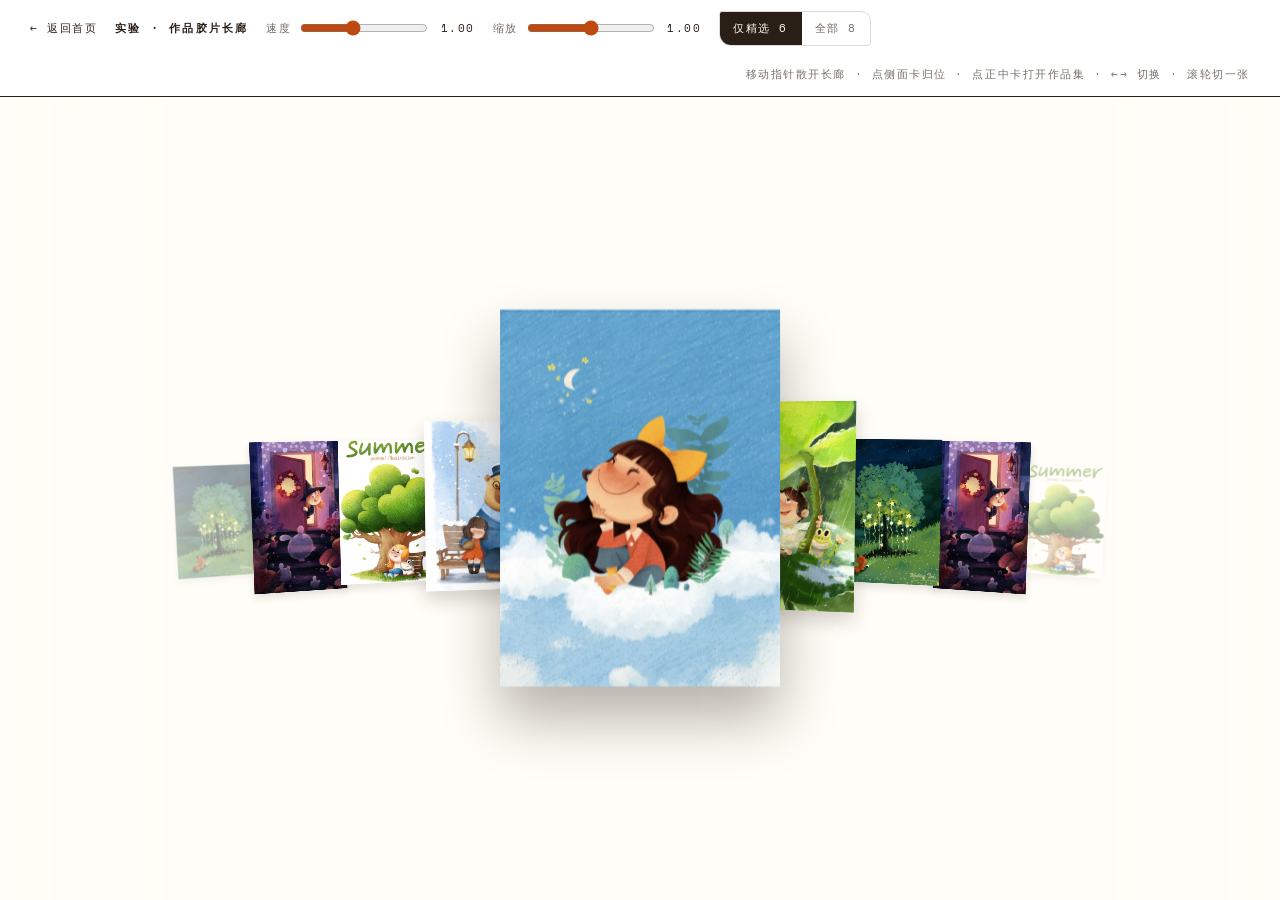
<file: lab/filmstrip.html>
<!DOCTYPE html>
<html lang="zh-CN">
<head>
<meta charset="UTF-8">
<meta name="viewport" content="width=device-width, initial-scale=1.0">
<title>实验 · 作品胶片长廊</title>
<meta name="robots" content="noindex, nofollow">
<link rel="icon" href="data:image/svg+xml,%3Csvg xmlns='http://www.w3.org/2000/svg' viewBox='0 0 100 100'%3E%3Crect width='100' height='100' rx='24' fill='%235FCBF2'/%3E%3Ccircle cx='50' cy='46' r='24' fill='%232A1F16'/%3E%3Crect x='42' y='70' width='16' height='18' rx='5' fill='%232A1F16'/%3E%3C/svg%3E">
<link rel="stylesheet" href="../assets/css/fonts.css">
<link rel="stylesheet" href="../assets/css/style.css">
<style>
  /* 只有实验页需要的壳：顶栏 + 让长廊吃满剩余高度 */
  html,body{height:100%}
  body{display:flex;flex-direction:column;height:100dvh;overflow:hidden;background:var(--paper)}

  .lab-bar{
    flex:none;display:flex;align-items:center;gap:clamp(10px,1.4vw,20px);flex-wrap:wrap;
    padding:11px clamp(14px,3vw,30px);
    border-bottom:1.5px solid var(--ink);background:var(--frame);
    font-family:var(--font-mono);font-size:var(--fs-micro);letter-spacing:.14em;
  }
  .lab-back{color:var(--ink);border-bottom:1.5px solid transparent}
  .lab-back:hover{border-bottom-color:var(--ink)}
  .lab-title{font-weight:700;letter-spacing:.2em;text-transform:uppercase}
  .lab-ctl{display:flex;align-items:center;gap:9px;color:var(--ink-2);cursor:pointer}
  .lab-ctl input[type=range]{width:clamp(78px,10vw,130px);accent-color:var(--c1-ink)}
  .lab-ctl output{color:var(--ink);min-width:3.4em;text-align:right;font-variant-numeric:tabular-nums}
  .lab-seg{display:flex;gap:0;border:1.5px solid var(--line);border-radius:3px 10px 4px 12px;overflow:hidden}
  .lab-seg a{padding:6px 13px;color:var(--ink-2);border-right:1.5px solid var(--line)}
  .lab-seg a:last-child{border-right:0}
  .lab-seg a.on{background:var(--ink);color:var(--paper)}
  .lab-note{color:var(--ink-3);margin-left:auto}

  main.filmstrip-stage{flex:1;height:auto;min-height:0;margin-block:0}
  @media (max-width:1180px){.lab-note{display:none}}
</style>
</head>
<body>

<header class="lab-bar">
  <a class="lab-back" href="../index.html">← 返回首页</a>
  <span class="lab-title">实验 · 作品胶片长廊</span>
  <label class="lab-ctl">速度 <input type="range" id="speed" min="0" max="2.5" step="0.05" value="1" aria-label="动画速度"><output id="speedOut">1.00</output></label>
  <label class="lab-ctl">缩放 <input type="range" id="scale" min="0.7" max="1.3" step="0.01" value="1" aria-label="整体缩放"><output id="scaleOut">1.00</output></label>
  <span class="lab-seg" id="deckSwitch"></span>
  <span class="lab-note">移动指针散开长廊 · 点侧面卡归位 · 点正中卡打开作品集 · ←→ 切换 · 滚轮切一张</span>
</header>

<main class="filmstrip-stage" data-filmstrip data-filmstrip-wheel="1" data-speed="1" data-scale="1"
      role="group" aria-roledescription="作品长廊" aria-label="作品胶片长廊">
  <p class="sr-only">按左右方向键浏览，回车打开作品集。把指针移到长廊上，整条带子会跟着散开。</p>
  <div class="filmstrip-deck" id="deck"></div>
</main>

<script>
/* 实验页的数据直接对齐 content/site-data.js：
   默认走 featured（和首页一致），?deck=all 可以看全部作品 ——
   后期作品变多以后，先在实验室里看"数量上去之后是什么样"。 */
(function () {
  "use strict";
  /* 手抄自 content/site-data.js 的 works 数组 —— 这份副本必须跟着一起改，
     否则实验室里看到的标题会和正式页面脱节（换真实作品时就踩过一次）。 */
  var ALL = [
    { id: '01', title: '云端赏月',     en: 'Cloud Gazing',         year: '2026', alt: '女孩坐在云朵上望着月亮',             img: 'work-01', featured: true },
    { id: '02', title: '荷叶上的雨',   en: 'Rain on the Lotus',    year: '2026', alt: '女孩举着荷叶在雨中与青蛙同行',       img: 'work-02', featured: true },
    { id: '03', title: '许愿树',       en: 'Wishing Tree',         year: '2026', alt: '星空下的许愿树与树下的小狐狸',       img: 'work-03', featured: true },
    { id: '04', title: '夜读',         en: 'Night Reading',        year: '2025', alt: '深夜灯下读书的女孩和探头张望的小怪兽', img: 'work-04', featured: false },
    { id: '05', title: '敲门的万圣夜', en: 'Trick or Treat',       year: '2025', alt: '女巫打开门，门外飘着幽灵与南瓜花环', img: 'work-05', featured: true },
    { id: '06', title: '夏日午后',     en: 'Summer',               year: '2026', alt: '夏天树荫下和猫待在一起的女孩',       img: 'work-06', featured: true },
    { id: '07', title: '雪天长椅',     en: 'A Snowy Day',          year: '2025', alt: '下雪天长椅上抱着小熊的女孩',         img: 'work-07', featured: true },
    { id: '08', title: '小怪兽夜市',   en: 'Monster Night Market', year: '2026', alt: '挂满灯笼的夜市里忙碌的小怪兽',       img: 'work-08', featured: false }
  ];

  var useAll = /(^|[?&])deck=all(&|$)/.test(location.search);
  var list = useAll ? ALL : ALL.filter(function (w) { return w.featured; });

  /* 与 build.js 的 filmstripDeck 同一套规则：补到整轮循环、至少 9 个卡位 */
  var MIN = 9;
  var count = Math.ceil(MIN / list.length) * list.length;
  var deck = [];
  for (var i = 0; i < count; i++) deck.push(list[i % list.length]);

  var host = document.getElementById('deck');
  var esc = function (s) { return String(s).replace(/[&<>"]/g, function (c) { return { '&': '&amp;', '<': '&lt;', '>': '&gt;', '"': '&quot;' }[c]; }); };

  host.innerHTML = deck.map(function (w, i) {
    return '<a class="fc-card" href="../portfolio.html"' +
      ' aria-label="' + esc(w.title) + ' · ' + esc(w.en) + ' · ' + w.year + '">' +
      '<span class="fc-portrait"><picture>' +
      '<source srcset="../assets/images/' + w.img + '.webp" type="image/webp">' +
      '<img src="../assets/images/' + w.img + '.jpg" alt="' + esc(w.alt) + '"' +
      (i === 0 ? ' loading="eager"' : ' loading="lazy"') + '></picture></span></a>';
  }).join('');

  document.getElementById('deckSwitch').innerHTML =
    '<a href="?deck=featured" class="' + (useAll ? '' : 'on') + '">仅精选 ' + ALL.filter(function (w) { return w.featured; }).length + '</a>' +
    '<a href="?deck=all" class="' + (useAll ? 'on' : '') + '">全部 ' + ALL.length + '</a>';
})();
</script>

<script src="../assets/js/filmstrip.js"></script>

<script>
/* 两个滑块直接改 data-* 属性 —— filmstrip.js 每帧现读，所以是实时的 */
(function () {
  "use strict";
  var stage = document.querySelector('[data-filmstrip]');
  if (!stage) return;
  [['speed', 'speedOut'], ['scale', 'scaleOut']].forEach(function (pair) {
    var input = document.getElementById(pair[0]);
    var out = document.getElementById(pair[1]);
    var apply = function () {
      stage.setAttribute('data-' + pair[0], input.value);
      out.textContent = Number(input.value).toFixed(2);
    };
    input.addEventListener('input', apply);
    apply();
  });
})();
</script>

</body>
</html>
</file>
<file: assets/css/fonts.css>
/* ============================================================
   自托管字体 —— 由 build-fonts.js 生成，请勿手改
   ------------------------------------------------------------
   每个文件都是只含本站实际用字的子集（text= 子集），
   所以体积远小于完整字族，也不需要发几十个 unicode-range 分片请求。
   改了文案后重跑： node build-fonts.js
   ============================================================ */
@font-face{
  font-family:'Noto Sans SC';
  font-style:normal;
  font-weight:400;
  font-display:swap;
  src:url('../fonts/noto-sans-sc-400.woff2') format('woff2');
}
@font-face{
  font-family:'Noto Sans SC';
  font-style:normal;
  font-weight:700;
  font-display:swap;
  src:url('../fonts/noto-sans-sc-700.woff2') format('woff2');
}
@font-face{
  font-family:'Noto Sans SC';
  font-style:normal;
  font-weight:900;
  font-display:swap;
  src:url('../fonts/noto-sans-sc-900.woff2') format('woff2');
}
@font-face{
  font-family:'Noto Serif SC';
  font-style:normal;
  font-weight:400;
  font-display:swap;
  src:url('../fonts/noto-serif-sc-400.woff2') format('woff2');
}
@font-face{
  font-family:'Noto Serif SC';
  font-style:normal;
  font-weight:500;
  font-display:swap;
  src:url('../fonts/noto-serif-sc-500.woff2') format('woff2');
}
@font-face{
  font-family:'Ma Shan Zheng';
  font-style:normal;
  font-weight:400;
  font-display:swap;
  src:url('../fonts/ma-shan-zheng-400.woff2') format('woff2');
}
@font-face{
  font-family:'Space Mono';
  font-style:normal;
  font-weight:400;
  font-display:swap;
  src:url('../fonts/space-mono-400.woff2') format('woff2');
}
</file>
<file: assets/css/style.css>
/* ============================================================
   圆子 · 插画师品牌站 — 设计系统 v5
   纸艺 · 明亮和声 · 叠纸 3D
   ------------------------------------------------------------
   视觉语言：
   · 字体背板 —— 标题坐在彩色纸片上，带硬阴影与微旋转
   · 叠纸     —— 作品后面的彩纸层沿 Z 轴真实后移（preserve-3d）
   · 手裁边   —— 不均匀圆角，模拟手工裁切的纸片
   · 大块背景 —— 只有 2 个低透明度大色域，无细小点缀
   字体全部 SIL Open Font License 1.1，可免费商用
   ============================================================ */

:root{
  /* 色板 */
  --paper:#FFFDF7;
  --ink:#2A1F16;
  --frame:#FFFFFF;
  --c1:#FF8A4C;              /* 珊瑚橙 */
  --c2:#FFCE2E;              /* 暖阳黄 */
  --c3:#97D64F;              /* 嫩草绿 */
  --c4:#5FCBF2;              /* 晴空蓝 */
  --c5:#AC93F0;              /* 薰衣草紫 */
  --c6:#FF9AA8;              /* 蜜桃粉 */
  /* --c1 珊瑚橙作"文字"时在纸白底上只有 2.18:1，远不达标。
     深一档的橙专供文字（实测 4.94:1）；--c1 继续用于色块、阴影、装饰线。 */
  --c1-ink:#BE4A12;
  --ink-2:rgba(42,31,22,.66);
  /* --ink-3 是页面上用得最多的辅助色（年份、栏目标题、版权…）。
     原来 .42 在纸白底上只有 2.55:1，远低于 WCAG AA 的 4.5:1；
     .64 实测约 4.86:1，达标且仍比 --ink-2 浅，层级不丢。 */
  --ink-3:rgba(42,31,22,.64);
  --line:rgba(42,31,22,.16);
  --shadow:rgba(42,31,22,.32);

  /* 小字号只留两档（原来 8.5 / 9 / 9.5 / 10px 四档几乎分不出层级，且都偏小） */
  --fs-micro:11px;           /* 微标签：年份、栏目名、版权、说明小字 */
  --fs-small:12px;           /* 次级标签：导航、筛选按钮、眉标 */

  /* 字体
     回退栈特意写全：Google Fonts 加载失败时（大陆网络常见），
     中文会落到系统的苹方 / 雅黑 / 宋体 / 楷体，而不是随便一个默认字体 */
  --font-cn:'Noto Sans SC','PingFang SC','Microsoft YaHei','Hiragino Sans GB',sans-serif;
  --font-serif:'Noto Serif SC','Songti SC','STSong','SimSun',serif;
  --font-hand:'Ma Shan Zheng','Kaiti SC','KaiTi','STKaiti',cursive;
  --font-mono:'Space Mono','Consolas','Courier New',monospace;

  /* 尺度 */
  --gutter:clamp(20px,5vw,72px);
  --section:clamp(76px,10vw,140px);
  --ease:cubic-bezier(.22,1,.36,1);

  /* 指针位置（−1 ~ 1），由 JS 写入，驱动 3D 视差 */
  --mx:0; --my:0;
  /* 倾斜强度：调这两个值即可整体加减 */
  --tilt:8deg;
}

/* ---------- Reset ---------- */
*,*::before,*::after{box-sizing:border-box;margin:0;padding:0}
html{scroll-behavior:smooth;-webkit-text-size-adjust:100%;overflow-x:hidden;overflow-x:clip}
html.menu-open{overflow:hidden}
body{
  background:var(--paper);color:var(--ink);
  font-family:var(--font-cn);font-size:15.5px;line-height:1.9;font-weight:400;
  -webkit-font-smoothing:antialiased;
}
img{display:block;max-width:100%;height:auto}
a{color:inherit;text-decoration:none}
ul,ol{list-style:none}
button{font-family:inherit;cursor:pointer;background:none;border:none;color:inherit}
::selection{background:var(--ink);color:var(--paper)}

.container{max-width:1300px;margin:0 auto;padding:0 var(--gutter)}
.container--narrow{max-width:860px}
main,.nav,.footer{position:relative;z-index:1}

/* 手裁纸边：四角圆角不一致，像手工剪出来的 */
.cut{border-radius:5px 16px 6px 20px / 8px 12px 10px 14px}
.cut-s{border-radius:3px 10px 4px 12px / 5px 8px 6px 9px}

/* ---------- 排版 ---------- */
.display{font-weight:900;font-size:clamp(2.7rem,8.6vw,6.2rem);line-height:1;letter-spacing:-.02em}
.h1{font-weight:900;font-size:clamp(2.2rem,5.2vw,3.8rem);line-height:1.1;letter-spacing:-.02em}
.h2{font-weight:900;font-size:clamp(1.7rem,3.6vw,2.7rem);line-height:1.2;letter-spacing:-.015em}
.h3{font-weight:700;font-size:clamp(1.2rem,2.1vw,1.55rem);line-height:1.35}
.lead{font-family:var(--font-serif);font-size:clamp(14.5px,1.5vw,16.5px);line-height:2.15;color:var(--ink-2);max-width:32em}

.eyebrow{
  display:inline-flex;align-items:center;gap:12px;
  font-family:var(--font-mono);font-size:var(--fs-small);letter-spacing:.3em;text-transform:uppercase;
  color:var(--ink);margin-bottom:20px;
}
.eyebrow::before{content:"";width:38px;height:2px;background:var(--c1);border-radius:2px}
.mono{font-family:var(--font-mono);font-size:var(--fs-micro);letter-spacing:.24em;text-transform:uppercase}
.handline{font-family:var(--font-hand);font-size:clamp(1.15rem,2.3vw,1.6rem);line-height:1.7;color:var(--ink);opacity:.72}

/* 字体背板 —— 跟随 3D 视差一起倾斜 */
.plate{
  display:inline-block;background:var(--pc,var(--frame));color:var(--ink);
  padding:.06em .18em;margin:0 .12em .18em 0;
  border-radius:5px 16px 6px 20px / 8px 12px 10px 14px;
  box-shadow:0 0 0 1.5px var(--ink),9px 11px 0 -1px var(--ps,var(--c1)),
             0 20px 38px -18px var(--shadow);
  transform:perspective(900px)
            translate3d(calc(var(--mx) * 8px),calc(var(--my) * 8px),var(--tz,30px))
            rotate(var(--r,0deg))
            rotateY(calc(var(--mx) * var(--tilt))) rotateX(calc(var(--my) * -1 * var(--tilt)));
  will-change:transform;
}

/* ---------- 区块 ---------- */
.section{padding:var(--section) 0;position:relative}
.section-head{margin-bottom:clamp(40px,6vw,72px)}
.section-head p{margin-top:18px}
.section-foot{margin-top:clamp(48px,7vw,88px);text-align:center}

/* ---------- 按钮 ---------- */
.btn{
  display:inline-flex;align-items:center;gap:12px;
  padding:17px 34px;border:1.5px solid var(--ink);
  font-family:var(--font-mono);font-size:var(--fs-small);letter-spacing:.22em;text-transform:uppercase;
  border-radius:4px 14px 5px 16px;transition:transform .4s var(--ease),background .3s,color .3s;
}
.btn .arw{transition:transform .4s var(--ease)}
.btn:hover .arw{transform:translateX(7px)}
.btn--solid{background:var(--ink);color:var(--paper);
  box-shadow:8px 10px 0 -1px var(--c1)}
.btn--solid:hover{transform:translate(-2px,-2px);box-shadow:11px 13px 0 -1px var(--c1)}
.btn--outline{background:transparent;color:var(--ink)}
.btn--outline:hover{background:var(--ink);color:var(--paper)}
.btn--light{background:var(--paper);color:var(--ink);border-color:var(--paper);
  box-shadow:8px 10px 0 -1px var(--c1)}
.btn--light:hover{transform:translate(-2px,-2px);box-shadow:11px 13px 0 -1px var(--c1)}
.btn--block{width:100%;justify-content:center}

.link{
  display:inline-flex;align-items:center;gap:10px;
  font-family:var(--font-mono);font-size:var(--fs-micro);letter-spacing:.26em;text-transform:uppercase;
  position:relative;padding-bottom:5px;
}
.link::after{content:"";position:absolute;left:0;bottom:0;width:100%;height:1.5px;background:var(--ink);
  transform:scaleX(0);transform-origin:right;transition:transform .45s var(--ease)}
.link:hover::after{transform:scaleX(1);transform-origin:left}
.link:hover .arw{transform:translateX(6px)}

/* ---------- 导航 ---------- */
.nav{position:fixed;inset:0 0 auto 0;z-index:100;border-bottom:1px solid transparent;transition:border-color .4s}
/* 毛玻璃放在伪元素上：backdrop-filter 会让 .nav 成为 fixed 子元素的包含块，
   写在 .nav 上会把移动端全屏菜单压缩进导航条 */
.nav::before{
  content:"";position:absolute;inset:0;z-index:-1;pointer-events:none;
  background:rgba(255,253,247,.86);backdrop-filter:blur(18px);-webkit-backdrop-filter:blur(18px);
}
.nav.scrolled{border-bottom-color:var(--line)}
.nav-inner{display:flex;align-items:center;justify-content:space-between;height:82px}

.brand{display:flex;align-items:center;gap:12px;position:relative;z-index:102}
.brand-mark{
  font-family:var(--font-cn);font-weight:900;font-size:1.9rem;line-height:1;color:var(--paper);
  background:var(--c4);padding:.14em .34em .2em;
  border-radius:5px 14px 6px 16px;box-shadow:3px 4px 0 -1px var(--ink);
}
.brand small{font-family:var(--font-mono);font-size:var(--fs-micro);letter-spacing:.38em;color:var(--ink-3)}

.nav-links{display:flex;align-items:center;gap:clamp(26px,4.5vw,58px)}
.nav-links a{
  font-family:var(--font-mono);font-size:var(--fs-small);letter-spacing:.26em;text-transform:uppercase;
  color:var(--ink-2);position:relative;padding:6px 0;transition:color .3s;
}
.nav-links a::after{content:"";position:absolute;left:0;bottom:0;width:100%;height:2px;background:var(--c1);
  transform:scaleX(0);transform-origin:right;transition:transform .45s var(--ease)}
.nav-links a:hover,.nav-links a.active{color:var(--ink)}
.nav-links a:hover::after,.nav-links a.active::after{transform:scaleX(1);transform-origin:left}

.nav-burger{display:none;width:44px;height:44px;position:relative;z-index:102}
.nav-burger span{position:absolute;left:6px;right:6px;height:2px;background:var(--ink);transition:all .4s var(--ease)}
.nav-burger span:nth-child(1){top:15px}
.nav-burger span:nth-child(2){top:22px}
.nav-burger span:nth-child(3){top:29px}
.nav-burger.open span:nth-child(1){top:22px;transform:rotate(45deg)}
.nav-burger.open span:nth-child(2){opacity:0}
.nav-burger.open span:nth-child(3){top:22px;transform:rotate(-45deg)}

/* ---------- 自定义光标（铅笔） ---------- */
@media (pointer:fine){
  body.cursor-on,body.cursor-on a,body.cursor-on button{cursor:none}
  .cursor-dot{position:fixed;top:0;left:0;z-index:9999;pointer-events:none;width:54px;height:54px;will-change:transform}
  .cursor-dot svg{width:100%;height:100%;display:block;overflow:visible;
    filter:drop-shadow(0 4px 5px rgba(42,31,22,.22))}
  .cursor-trail{position:fixed;top:0;left:0;z-index:9998;pointer-events:none;border-radius:50%;opacity:.85;
    transform:translate(var(--tx,0),var(--ty,0));animation:trailFade 1s ease-out forwards}
  @keyframes trailFade{
    from{opacity:.85;transform:translate(var(--tx,0),var(--ty,0)) scale(1)}
    to{opacity:0;transform:translate(var(--tx,0),var(--ty,0)) scale(.25)}
  }
}

/* 竖排签名栏 */
.side-rail{
  position:fixed;left:16px;top:50%;transform:translateY(-50%);
  writing-mode:vertical-rl;font-family:var(--font-mono);font-size:.58rem;letter-spacing:.36em;
  color:var(--ink);opacity:.34;z-index:1;pointer-events:none;user-select:none;display:none;
}
@media (min-width:1240px){.side-rail{display:block}}

/* ---------- Hero ---------- */
.hero{
  position:relative;min-height:92vh;display:flex;align-items:center;overflow:hidden;
  padding:clamp(74px,9vw,120px) 0 clamp(56px,7vw,96px);
}
/* 纸张颗粒 */
.hero::after,.grain::after{
  content:"";position:absolute;inset:0;pointer-events:none;z-index:8;
  background-image:url("data:image/svg+xml,%3Csvg xmlns='http://www.w3.org/2000/svg' width='140' height='140'%3E%3Cfilter id='n'%3E%3CfeTurbulence type='fractalNoise' baseFrequency='0.85' numOctaves='3'/%3E%3C/filter%3E%3Crect width='140' height='140' filter='url(%23n)' opacity='0.045'/%3E%3C/svg%3E");
}
/* 背景大色域：反向视差 */
.field{position:absolute;pointer-events:none;border-radius:40px;z-index:0;
  transform:translate3d(calc(var(--mx) * var(--par,-20px)),calc(var(--my) * var(--par,-20px)),0) rotate(var(--br,0deg))}
.f1{width:44vw;height:44vw;background:var(--c2);opacity:.2;top:-20vw;right:-14vw;--br:16deg;--par:-24px}
.f2{width:34vw;height:34vw;background:var(--c4);opacity:.17;bottom:-18vw;left:-13vw;--br:-14deg;--par:-18px}
/* 星空下：右上角暖黄大色块改为蓝色系，与夜空协调 */
body.starry-on .field.f1{background:#4E83E8}

.hero-idx{position:absolute;top:clamp(22px,3.4vw,38px);right:var(--gutter);
  font-family:var(--font-mono);font-size:var(--fs-micro);letter-spacing:.26em;text-transform:uppercase;
  color:var(--ink);opacity:.5;z-index:5}
/* 首屏三块：标题段 / 作品 / 正文段。
   桌面端显式定位：标题段与正文段都放左栏、作品放右栏并跨两行 ——
   渲染结果与"左栏一整块文案"完全相同（标题段底对齐 + 正文段顶对齐，两块紧贴）。
   移动端去掉定位后按 DOM 顺序自然堆叠：标题 → 作品 → 正文。 */
.hero-grid{display:grid;grid-template-columns:1.06fr .94fr;
  column-gap:clamp(48px,6.5vw,104px);row-gap:0;align-items:center;width:100%}
.hero-copy--head{grid-column:1;grid-row:1;align-self:end}
.hero-copy--body{grid-column:1;grid-row:2;align-self:start}
.hero-visual-wrap{grid-column:2;grid-row:1 / span 2}

.tags{display:flex;gap:9px;flex-wrap:wrap;margin-bottom:26px}
.tags span{
  font-family:var(--font-mono);font-size:var(--fs-micro);letter-spacing:.18em;text-transform:uppercase;
  padding:7px 14px;background:var(--ink);color:var(--paper);border-radius:2px 8px 3px 9px;
}
/* 纸白字压在珊瑚橙上只有 2.18:1；换成墨色文字后是 7.27:1，配色不变 */
.tags span.x{background:var(--c1);color:var(--ink)}
.tags span.y{background:var(--c3);color:var(--ink)}

.hero-title{margin-bottom:6px}
.hero-actions{margin-top:32px;display:flex;gap:16px;flex-wrap:wrap}

/* ---------- 首屏视觉：单幅作品 + 与标题同频 3D 倾斜 ---------- */
.hero-visual-wrap{
  display:flex;
  justify-content:center;
  align-items:center;
  position:relative;
  isolation:isolate;
}
/* 底部投影：让作品"落"在页面上，削弱悬空感 */
.hero-visual-wrap::before{
  content:"";
  position:absolute;
  left:18%;
  right:18%;
  bottom:-6%;
  height:14%;
  background:radial-gradient(ellipse at center, rgba(42,31,22,.14), transparent 70%);
  filter:blur(12px);
  transform:rotateX(60deg);
  z-index:-1;
  pointer-events:none;
}
.hero-visual{
  position:relative;
  width:100%;
  max-width:560px;
  aspect-ratio:3/4;
  border-radius:28px;
  transform-style:preserve-3d;
  transform:perspective(900px)
            translate3d(calc(var(--mx) * 10px), calc(var(--my) * 10px), 0)
            rotate(-1.5deg)
            rotateY(calc(var(--mx) * var(--tilt)))
            rotateX(calc(var(--my) * -1 * var(--tilt)));
  will-change:transform;
}
/* 氛围光：取图片主色的模糊背光，反向视差增加呼吸感 */
.hero-visual::before{
  content:"";
  position:absolute;
  inset:-12%;
  background:var(--art) center/cover no-repeat;
  filter:blur(48px) saturate(1.25);
  opacity:.36;
  transform:translate3d(calc(var(--mx) * -18px), calc(var(--my) * -18px), -50px) scale(1.08);
  z-index:-1;
  pointer-events:none;
}
/* 衬底层：画作后面的"卡纸"，制造前后景关系 */
.hv-mat{
  position:absolute;
  inset:-4%;
  border-radius:34px;
  background:var(--paper);
  border:1px solid var(--line);
  box-shadow:0 24px 60px -28px var(--shadow);
  transform:translateZ(-30px) rotate(2deg);
  pointer-events:none;
}
/* 印刷感画框：内描边 + 顶部高光 + 多层外投影 */
.hero-visual::after{
  content:"";
  position:absolute;
  inset:0;
  border-radius:inherit;
  box-shadow:
    inset 0 0 0 1px rgba(42,31,22,.08),
    inset 0 1px 0 rgba(255,255,255,.25),
    0 28px 70px -26px rgba(42,31,22,.18),
    0 52px 100px -40px rgba(42,31,22,.12);
  pointer-events:none;
  z-index:2;
}
.hv-frame{
  position:absolute;
  inset:0;
  overflow:hidden;
  border-radius:inherit;
  background:var(--paper);
}
.hv-frame img{
  width:100%;
  height:100%;
  object-fit:cover;
}
/* 细微纸张纹理，让色彩更有印刷质感 */
.hv-frame::after{
  content:"";
  position:absolute;
  inset:0;
  border-radius:inherit;
  background-image:url("data:image/svg+xml,%3Csvg viewBox='0 0 200 200' xmlns='http://www.w3.org/2000/svg'%3E%3Cfilter id='n'%3E%3CfeTurbulence type='fractalNoise' baseFrequency='0.7' numOctaves='3' stitchTiles='stitch'/%3E%3C/filter%3E%3Crect width='100%25' height='100%25' filter='url(%23n)'/%3E%3C/svg%3E");
  opacity:.04;
  mix-blend-mode:overlay;
  pointer-events:none;
}
/* 作品编号标签：杂志式排版 */
.hv-caption{
  position:absolute;
  left:22px;
  bottom:20px;
  z-index:3;
  font-family:var(--font-mono);
  font-size:var(--fs-micro);
  letter-spacing:.18em;
  text-transform:uppercase;
  color:var(--paper);
  text-shadow:0 1px 3px rgba(42,31,22,.35);
  opacity:.88;
  pointer-events:none;
}

/* ---------- 数字带 ---------- */
.stats{border-top:1px solid var(--line);border-bottom:1px solid var(--line)}
.stats-grid{display:grid;grid-template-columns:repeat(4,1fr)}
.stat{padding:clamp(38px,5vw,64px) clamp(12px,2.4vw,32px);text-align:center;position:relative}
.stat + .stat::before{content:"";position:absolute;left:0;top:26%;bottom:26%;width:1px;background:var(--line)}
.stat .num{font-weight:900;font-size:clamp(2.4rem,5vw,3.6rem);line-height:1;letter-spacing:-.03em}
.stat .num i{font-style:normal;font-size:.42em;margin-left:4px;color:var(--ink-3)}
.stat .lbl{margin-top:12px;font-family:var(--font-mono);font-size:var(--fs-micro);letter-spacing:.26em;
  text-transform:uppercase;color:var(--ink-3)}

/* ---------- 作品卡：纸片拼贴 ---------- */
/* 作品优先：削弱旋转 / 彩纸衬层 / 重阴影，让插画本身成为主角 */
.works-grid{display:grid;grid-template-columns:1fr 1fr;gap:clamp(30px,4.2vw,56px) clamp(22px,3vw,42px);align-items:start}
.work-card{display:block;text-align:left}
/* 作品卡：图片直接铺满，不留纸边、不描墨线 —— 让插画自己立在页面上。
   原来有 7px 纸白内边距 + 1.5px 墨线边框，像给画装了卡纸相框；
   换成真实作品后这层框把画面压小了一圈，去掉。 */
.paper-card{
  position:relative;background:var(--frame);padding:0;border:0;
  border-radius:5px 16px 6px 20px / 8px 12px 10px 14px;
  aspect-ratio:var(--ar,4/3);transform:rotate(calc(var(--rz,0deg) * .3));
  transform-style:preserve-3d;
  box-shadow:0 14px 30px -18px var(--shadow);
  transition:transform .6s var(--ease),box-shadow .5s var(--ease);
}
a.work-card:hover .paper-card,
.gallery .item:hover .paper-card{transform:rotate(0deg) translateY(-8px);box-shadow:0 26px 46px -22px var(--shadow)}
.paper-card picture{display:block;width:100%;height:100%}
/* 圆角跟着卡片走：两者半径不同时，图的直角会探出卡片阴影的轮廓 */
.paper-card img{width:100%;height:100%;object-fit:cover;border-radius:inherit;display:block}
.work-card .meta{margin-top:16px}
.work-card .no{display:block;font-family:var(--font-mono);font-size:var(--fs-micro);letter-spacing:.24em;
  color:var(--c1-ink);margin-bottom:6px}
.work-card .t{font-family:var(--font-hand);font-size:clamp(1.3rem,2.2vw,1.7rem)}
.work-card .d{display:block;margin-top:5px;font-family:var(--font-mono);font-size:var(--fs-micro);
  letter-spacing:.22em;color:var(--ink-3);text-transform:uppercase}

/* ---------- 学员评价 ---------- */
.testi-grid{display:grid;grid-template-columns:repeat(3,1fr);gap:clamp(28px,4vw,56px)}
.testi-card{
  background:var(--frame);border:1.5px solid var(--line);padding:clamp(26px,3vw,38px);
  border-radius:5px 18px 6px 22px / 9px 12px 10px 14px;position:relative;
  box-shadow:0 16px 34px -22px var(--shadow);
}
.testi-card .mk{font-weight:900;font-size:4.2rem;line-height:.5;color:var(--c1);opacity:.5;display:block}
.testi-card .quote{font-family:var(--font-serif);font-size:1rem;line-height:2.05;margin-top:16px}
.testi-card .who{display:flex;align-items:center;gap:14px;margin-top:24px}
.testi-card .avatar{
  width:44px;height:44px;border-radius:50%;background:var(--c6);color:var(--ink);
  display:grid;place-items:center;font-family:var(--font-hand);font-size:1.3rem;flex:none;
}
.testi-card .name{font-size:.9rem;font-weight:700}
.testi-card .from{font-size:.72rem;color:var(--ink-3);letter-spacing:.1em}
.tag-sample{
  position:absolute;top:16px;right:16px;font-family:var(--font-mono);font-size:var(--fs-micro);
  letter-spacing:.2em;color:var(--ink-3);border:1px solid var(--line);border-radius:999px;padding:4px 12px;
}

/* ---------- 深色引导带 ---------- */
.band{background:var(--ink);color:var(--paper);position:relative;overflow:hidden}
.band-inner{text-align:center;padding:clamp(84px,11vw,140px) 0;position:relative;z-index:1}
.band-inner .eyebrow{color:var(--c2);justify-content:center}
.band-inner .eyebrow::before{background:var(--c2)}
.band-inner .h2{margin:0 auto;max-width:16em}
.band-inner p{margin:22px auto 0;max-width:30em;color:rgba(255,253,247,.66)}
.band-actions{margin-top:44px;display:flex;gap:16px;justify-content:center;flex-wrap:wrap}
.band .btn--outline{border-color:rgba(255,253,247,.5);color:var(--paper)}
.band .btn--outline:hover{background:var(--paper);color:var(--ink)}

/* ---------- 页头 ---------- */
.page-head{position:relative;padding:calc(82px + clamp(56px,8vw,104px)) 0 clamp(40px,6vw,72px);overflow:hidden}
.page-head .h1{margin-top:4px}

/* ---------- 作品集 ---------- */
.filters{display:flex;justify-content:center;gap:9px;flex-wrap:wrap;margin-bottom:clamp(40px,6vw,72px)}
.filters button{
  padding:10px 24px;font-family:var(--font-mono);font-size:var(--fs-small);letter-spacing:.22em;
  text-transform:uppercase;color:var(--ink-2);border:1.5px solid var(--line);
  border-radius:3px 10px 4px 12px;transition:all .35s var(--ease);
}
.filters button:hover{color:var(--ink);border-color:var(--ink)}
.filters button.active{background:var(--ink);color:var(--paper);border-color:var(--ink)}

/* 作品集：不等宽纸片拼贴，错落节奏 */
.gallery{display:grid;grid-template-columns:repeat(3,1fr);gap:clamp(22px,3vw,40px);align-items:start}
.gallery .item{cursor:zoom-in}
/* 作品卡现在可以被键盘聚焦，必须给出可见的焦点指示 */
.gallery .item:focus-visible{outline:2px dashed var(--c1);outline-offset:8px;border-radius:6px}
.gallery .item .paper-card{aspect-ratio:var(--ar,4/3)}
/* 让"可以点开看大图"这件事显性化：悬停 / 键盘聚焦时浮出一枚提示胶囊 */
.gallery .item .paper-card::after{
  content:"点击看大图";
  position:absolute;left:50%;bottom:14px;
  transform:translateX(-50%) translateY(8px);
  padding:7px 15px;border-radius:999px;
  background:rgba(42,31,22,.84);color:var(--paper);
  font-family:var(--font-mono);font-size:var(--fs-micro);letter-spacing:.16em;
  white-space:nowrap;pointer-events:none;
  opacity:0;transition:opacity .35s var(--ease),transform .35s var(--ease);
}
.gallery .item:hover .paper-card::after,
.gallery .item:focus-visible .paper-card::after{opacity:1;transform:translateX(-50%) translateY(0)}
.gallery .item .meta{margin-top:15px}
.gallery .item .no{display:block;font-family:var(--font-mono);font-size:var(--fs-micro);letter-spacing:.24em;
  color:var(--c1-ink);margin-bottom:5px}
.gallery .item .t{font-family:var(--font-hand);font-size:1.2rem}
.gallery .item .d{display:block;margin-top:4px;font-family:var(--font-mono);font-size:var(--fs-micro);
  letter-spacing:.22em;color:var(--ink-3);text-transform:uppercase}

/* 灯箱 */
.lightbox{position:fixed;inset:0;z-index:200;background:rgba(20,15,10,.95);
  display:grid;place-items:center;opacity:0;pointer-events:none;transition:opacity .4s var(--ease)}
.lightbox.open{opacity:1;pointer-events:auto}
.lightbox img{max-width:min(86vw,860px);max-height:80vh;object-fit:contain;border-radius:4px}
.lightbox .cap{position:absolute;bottom:34px;left:50%;transform:translateX(-50%);
  color:rgba(255,253,247,.8);font-family:var(--font-mono);font-size:var(--fs-micro);letter-spacing:.24em;text-transform:uppercase}
.lightbox .close{position:absolute;top:26px;right:32px;width:46px;height:46px;color:var(--paper);
  font-size:1.7rem;line-height:1;border:1px solid rgba(255,253,247,.3);border-radius:50%;
  display:grid;place-items:center;transition:transform .5s,color .3s,border-color .3s}
.lightbox .close:hover{transform:rotate(90deg);color:var(--c2);border-color:var(--c2)}
.lightbox .prev,.lightbox .next{position:absolute;top:50%;transform:translateY(-50%);
  color:var(--paper);font-size:1.1rem;padding:22px;font-family:var(--font-mono)}
.lightbox .prev{left:20px}.lightbox .next{right:20px}

/* ---------- 课程 ---------- */
.meta-row{display:flex;gap:9px;flex-wrap:wrap;margin-top:26px}
.chip{font-family:var(--font-mono);font-size:var(--fs-micro);letter-spacing:.2em;text-transform:uppercase;
  color:var(--ink-2);border:1.5px solid var(--line);border-radius:999px;padding:8px 18px}
.price-line{margin-top:34px;display:flex;align-items:baseline;gap:18px;flex-wrap:wrap}
.price-line .num{font-weight:900;font-size:clamp(2.2rem,4.4vw,3.2rem);letter-spacing:-.03em}
.price-line .note{font-size:.8rem;color:var(--ink-3)}

.course-grid{display:grid;grid-template-columns:1fr 340px;gap:clamp(48px,6vw,96px);align-items:start}
.course-side{position:sticky;top:106px;display:flex;flex-direction:column;gap:40px}

.ol{counter-reset:ol}
.ol > li{position:relative;padding:22px 0 22px 62px;border-bottom:1px solid var(--line);counter-increment:ol}
.ol > li::before{content:counter(ol,decimal-leading-zero);position:absolute;left:0;top:24px;
  font-weight:900;font-size:1.15rem;color:var(--c1-ink)}
.ol > li .tt{font-family:var(--font-serif);font-size:1.1rem;font-weight:500}
.ol > li .dd{font-family:var(--font-serif);font-size:.9rem;color:var(--ink-2);margin-top:4px}

.info-grid{display:grid;grid-template-columns:repeat(2,1fr);gap:1px;background:var(--line);border:1.5px solid var(--line);
  border-radius:4px 14px 5px 16px;overflow:hidden}
.info-cell{background:var(--frame);padding:24px 26px}
.info-cell .k{font-family:var(--font-mono);font-size:var(--fs-micro);letter-spacing:.24em;text-transform:uppercase;color:var(--ink-3)}
.info-cell .v{margin-top:10px;font-family:var(--font-serif);font-size:1.02rem}

.apply-card{background:var(--ink);color:var(--paper);padding:clamp(28px,3.6vw,44px);
  border-radius:5px 18px 6px 22px;box-shadow:9px 11px 0 -1px var(--c1);position:relative;overflow:hidden}
.apply-card .eyebrow{color:var(--c2)}
.apply-card .eyebrow::before{background:var(--c2)}
.apply-card h3{font-weight:900;font-size:1.4rem;margin-top:14px}
.apply-card p{font-size:.86rem;color:rgba(255,253,247,.66);margin:12px 0 26px;line-height:2}

/* FAQ */
.faq{border-top:2px solid var(--ink)}
.faq-item{border-bottom:2px solid var(--ink)}
.faq-q{width:100%;display:flex;justify-content:space-between;align-items:center;gap:18px;
  padding:26px 4px;text-align:left;font-family:var(--font-serif);font-size:1.05rem}
.faq-q .ic{position:relative;width:18px;height:18px;flex:none}
.faq-q .ic::before,.faq-q .ic::after{content:"";position:absolute;background:var(--ink);transition:transform .45s var(--ease)}
.faq-q .ic::before{left:0;right:0;top:8px;height:2px}
.faq-q .ic::after{top:0;bottom:0;left:8px;width:2px}
.faq-item.open .ic::after{transform:scaleY(0)}
.faq-a{max-height:0;overflow:hidden;transition:max-height .5s var(--ease)}
.faq-a-inner{padding:0 44px 24px 4px;font-family:var(--font-serif);font-size:.92rem;color:var(--ink-2);line-height:2.05}

/* ---------- 关于 ---------- */
.about-intro{display:grid;grid-template-columns:1fr 1fr;gap:clamp(40px,6vw,88px);align-items:center}
.about-intro .holder{
  width:min(100%,420px);aspect-ratio:1;border-radius:50%;overflow:hidden;
  border:1.5px solid var(--ink);background:var(--frame);position:relative;
  box-shadow:0 20px 40px -22px var(--shadow);
}
.about-intro img{width:100%;height:100%;object-fit:cover}
.philosophy{
  font-family:var(--font-hand);font-size:clamp(1.2rem,2.3vw,1.7rem);line-height:2.3;
  letter-spacing:.14em;max-width:34em;margin:0 auto;text-align:center;
}
.timeline{position:relative;padding-left:46px}
.timeline::before{content:"";position:absolute;left:8px;top:10px;bottom:10px;width:1px;background:var(--line)}
.tl-item{position:relative;padding:0 0 44px 28px}
.tl-item::before{content:"";position:absolute;left:-38px;top:9px;width:11px;height:11px;border-radius:50%;
  background:var(--paper);border:2px solid var(--c1)}
.tl-item .yr{font-weight:900;font-size:1.7rem;letter-spacing:-.02em}
.tl-item .tx{font-family:var(--font-serif);font-size:.92rem;color:var(--ink-2);margin-top:4px;max-width:40em}

/* ---------- 页脚 ---------- */
.footer{border-top:1px solid var(--line);padding:clamp(52px,7vw,84px) 0 44px}
.footer-grid{display:grid;grid-template-columns:1.6fr 1fr 1fr;gap:clamp(32px,5vw,64px)}
.footer .brand-mark{font-size:1.7rem}
.footer-col h4{font-family:var(--font-mono);font-size:var(--fs-micro);letter-spacing:.26em;color:var(--ink-3);
  font-weight:400;margin-bottom:18px;text-transform:uppercase}
.footer-col li{margin-bottom:10px;font-size:.88rem;color:var(--ink-2)}
.footer-col a:hover{color:var(--c1)}
.footer-bottom{
  margin-top:clamp(40px,5vw,64px);padding-top:24px;border-top:1px solid var(--line);
  display:flex;justify-content:space-between;flex-wrap:wrap;gap:10px;
  font-family:var(--font-mono);font-size:var(--fs-micro);color:var(--ink-3);letter-spacing:.2em;text-transform:uppercase;
}

/* ---------- 微信弹层 ---------- */
.modal{position:fixed;inset:0;z-index:300;display:grid;place-items:center;padding:20px}
.modal[hidden]{display:none}
.modal__backdrop{position:absolute;inset:0;background:rgba(20,15,10,.6);
  -webkit-backdrop-filter:blur(6px);backdrop-filter:blur(6px)}
.modal__panel{
  position:relative;background:var(--frame);border:1.5px solid var(--ink);
  border-radius:6px 22px 8px 26px / 10px 14px 12px 16px;
  padding:clamp(28px,4vw,44px);max-width:400px;width:100%;text-align:center;
  box-shadow:10px 12px 0 -1px var(--c1);
}
.modal__close{position:absolute;top:12px;right:14px;width:38px;height:38px;font-size:1.5rem;
  line-height:1;color:var(--ink);border-radius:50%;display:grid;place-items:center;transition:transform .4s}
.modal__close:hover{transform:rotate(90deg);color:var(--c1)}
.modal__panel .eyebrow{justify-content:center;display:inline-flex}
.modal__title{font-weight:900;font-size:1.35rem;margin-top:10px}
.modal__note{font-family:var(--font-serif);font-size:.82rem;color:var(--ink-2);line-height:1.95;margin-top:12px}
.wx-qr{margin:24px auto 0;width:190px;height:190px;position:relative;
  border:1.5px solid var(--line);border-radius:4px 14px 5px 16px;overflow:hidden;background:var(--paper)}
.wx-qr img{width:100%;height:100%;object-fit:contain;padding:10px}
.wx-qr__ph{position:absolute;inset:0;display:none;flex-direction:column;align-items:center;
  justify-content:center;gap:10px;padding:16px;background:var(--paper)}
.wx-qr.is-missing img{display:none}
.wx-qr.is-missing .wx-qr__ph{display:flex}
.wx-qr__ph small{font-size:.7rem;color:var(--ink-3);line-height:1.7}
.wx-id{display:flex;align-items:center;justify-content:center;gap:10px;margin-top:18px;flex-wrap:wrap}
.wx-id code{font-family:var(--font-mono);font-size:1rem;background:var(--c2);
  padding:6px 14px;border-radius:3px 10px 4px 12px}
.wx-copy{font-family:var(--font-mono);font-size:var(--fs-micro);letter-spacing:.2em;text-transform:uppercase;
  border:1.5px solid var(--ink);padding:7px 14px;border-radius:3px 10px 4px 12px;transition:all .3s}
.wx-copy:hover{background:var(--ink);color:var(--paper)}
.wx-copy.ok{background:var(--c3);border-color:var(--c3);color:var(--ink)}
.modal__panel .btn{margin-top:20px}

/* ---------- 入场动画 ----------
   隐藏态挂在 .js 下（由 <head> 的内联脚本打标记）。
   JS 没跑起来时没有这个类 → 内容保持可见，不会整页空白。 */
.js [data-reveal]{opacity:0;transform:translateY(34px);transition:opacity 1s var(--ease),transform 1s var(--ease)}
.js [data-reveal].in{opacity:1;transform:none}
.js [data-reveal="l"]{transform:translateX(-42px)}
.js [data-reveal="r"]{transform:translateX(42px)}
.js [data-reveal="l"].in,.js [data-reveal="r"].in{transform:none}
.js [data-reveal-lines] > .ln{display:block;overflow:hidden}
.js [data-reveal-lines] > .ln > .ln-in{display:block;transform:translateY(110%);transition:transform 1.1s var(--ease)}
.js [data-reveal-lines].in > .ln > .ln-in{transform:none}
.js [data-reveal-lines] > .ln:nth-child(2) > .ln-in{transition-delay:.13s}

@media (prefers-reduced-motion:reduce){
  *,*::before,*::after{animation:none!important;transition:none!important}
  .js [data-reveal],.js [data-reveal-lines] > .ln > .ln-in{opacity:1;transform:none}
  .hero-visual,.hero-visual::before,.hero-visual::after,.hv-mat,.hero-visual-wrap::before,.plate,.field{transform:none !important}
}

/* ---------- 响应式 ---------- */
@media (max-width:1000px){
  .stats-grid{grid-template-columns:repeat(2,1fr)}
  .stat:nth-child(3)::before,.stat:nth-child(4)::before{display:none}
  .stat:nth-child(3),.stat:nth-child(4){border-top:1px solid var(--line)}
  .testi-grid{grid-template-columns:1fr;gap:40px}
  .gallery{grid-template-columns:repeat(2,1fr)}
  .course-grid{grid-template-columns:1fr}
  .course-side{position:static}
  .about-intro{grid-template-columns:1fr}
  .footer-grid{grid-template-columns:1fr 1fr}

  /* 收起时必须 visibility:hidden —— 只用 opacity:0 + pointer-events:none 的话，
     链接依然留在 Tab 序列里，键盘用户会 Tab 进一片看不见的链接。
     visibility 延迟到淡出结束后再切，不影响动画。 */
  .nav-links{
    position:fixed;top:0;left:0;right:0;height:100vh;height:100dvh;z-index:101;
    background:var(--paper);flex-direction:column;justify-content:center;gap:40px;
    opacity:0;pointer-events:none;visibility:hidden;
    transition:opacity .4s var(--ease),visibility 0s linear .4s;
  }
  .nav-links.open{opacity:1;pointer-events:auto;visibility:visible;
    transition:opacity .4s var(--ease),visibility 0s}
  .nav-links a{font-size:1.15rem;letter-spacing:.28em}
  .nav-burger{display:block}
}
@media (max-width:640px){
  .works-grid{grid-template-columns:1fr;gap:40px}
  .works-grid .work-card:nth-child(even){margin-top:0}
  .info-grid{grid-template-columns:1fr}
  .gallery{grid-template-columns:1fr}
  .footer-grid{grid-template-columns:1fr}
  .hero-actions,.band-actions{flex-direction:column;align-items:stretch}
  .btn{justify-content:center}
  /* 单列：取消显式定位，恢复 DOM 顺序（标题 → 作品 → 正文） */
  .hero-grid{grid-template-columns:1fr;column-gap:0;row-gap:36px}
  .hero-copy--head,.hero-copy--body,.hero-visual-wrap{grid-column:1;grid-row:auto}
  .hero-visual{max-width:420px;border-radius:22px}
}

/* ---------- 纸飞机装饰层（Hero 天空） ---------- */
/* 注意：不要给 .flight-layer 设 z-index —— 飞机需要直接参与 hero 的
   层级排序，才能在绕标题飞行时切换「标题前(3) / 标题后(-1)」 */
.flight-layer{position:absolute;inset:0;pointer-events:none}
.plane{
  position:absolute;pointer-events:auto;background:none;border:none;padding:6px;
  line-height:0;cursor:pointer;transform:translate(-50%,-50%);will-change:transform;
}
/* 字体就绪前先藏起来：星星的落位依赖标题的真实排版，
   而网页字体是异步加载的 —— 不等字体就落位会看到它先歪着、再跳一下 */
.flight-layer .plane{opacity:0;transition:opacity .5s ease}
.flight-layer.ready .plane{opacity:1}
.plane:focus-visible{outline:2px dashed var(--c1);outline-offset:3px;border-radius:10px}
.plane svg{width:100%;height:100%;display:block;overflow:visible;
  filter:drop-shadow(0 2px 5px rgba(42,31,22,.14))}

/* 伪 3D：与标题 .plate 共用 --mx / --my / --tilt，和标题一起随鼠标倾斜 */
.plane-3d{
  display:block;width:100%;height:100%;transform-style:preserve-3d;will-change:transform;
  transform:perspective(900px)
            translate3d(calc(var(--mx) * var(--pf,10px)),calc(var(--my) * var(--pf,10px)),var(--tz,30px))
            rotateY(calc(var(--mx) * var(--tilt)))
            rotateX(calc(var(--my) * -1 * var(--tilt)));
}
.plane-in{display:block;width:100%;height:100%;
  animation:starBounce var(--bob-d,5s) linear var(--bob-delay,0s) infinite normal}
/* 球类下坠弹跳：起跳蓄力 → 自由落体（加速）→ 触地弹起（减速），
   弹起高度与间隔逐次衰减，最后一次弹起后直接落定，不再回弹 */
@keyframes starBounce{
  0%{transform:rotate(var(--pr,0deg)) translateY(0) scale(1,1);animation-timing-function:ease-in}
  5%{transform:rotate(var(--pr,0deg)) translateY(2px) scale(1.04,.95);animation-timing-function:ease-out}
  14%{transform:rotate(calc(var(--pr,0deg) + 6deg)) translateY(-28px) scale(.98,1.03);animation-timing-function:ease-in}
  20%{transform:rotate(var(--pr,0deg)) translateY(0) scale(1.04,.95);animation-timing-function:ease-out}
  28%{transform:rotate(calc(var(--pr,0deg) - 3deg)) translateY(-15px) scale(.99,1.02);animation-timing-function:ease-in}
  34%{transform:rotate(var(--pr,0deg)) translateY(0) scale(1.03,.97);animation-timing-function:ease-out}
  40%{transform:rotate(calc(var(--pr,0deg) + 1.5deg)) translateY(-7px) scale(.995,1.01);animation-timing-function:ease-in}
  44%{transform:rotate(var(--pr,0deg)) translateY(0) scale(1.02,.98);animation-timing-function:ease-out}
  56%{transform:rotate(var(--pr,0deg)) translateY(0) scale(1,1);animation-timing-function:ease-in-out}
  100%{transform:rotate(var(--pr,0deg)) translateY(0) scale(1,1)}
}


/* 飞行克隆体与航迹（挂载在 body 级固定层，不受 hero 裁剪） */
.fly-overlay{position:absolute;inset:0;width:100%;height:100%;pointer-events:none;z-index:2;
  overflow:visible}
.plane-fly{position:fixed;left:0;top:0;line-height:0;will-change:transform}
.plane-fly svg{width:100%;height:100%;display:block;overflow:visible;
  filter:drop-shadow(0 6px 10px rgba(42,31,22,.22))}
/* 飞行尾迹：细彩虹线（宽度初版 2.4px 的 1.5 倍），由三层滑动窗口做出由浓到淡的渐隐 */
.fly-trail{fill:none;stroke-width:2.4;stroke-linecap:round;stroke-linejoin:round}

/* 点击星星后出现的星空背景：固定视口、置于内容(main z1)之后作为底色，
   内容（文字/作品）因此悬浮其上而非被遮住 */
/* 星空铺满整屏背景；画面上只有左下角与右上角两处色块，中间留空给星星。
   文字与作品以"手裁纸片"的形式镂空出来，保持主页原样 */
.starry-sky{
  position:fixed;inset:0;z-index:0;pointer-events:none;opacity:0;
  transition:opacity .7s ease;background:transparent;
}
.starry-sky.on{opacity:1}
/* 主观星夜：夜空改为画布绘制（构图铺色 + 复刻质感），缓慢明暗呼吸 */
.starry-paint{
  position:absolute;inset:-3%;width:106%;height:106%;pointer-events:none;
  animation:skyBreath 19s ease-in-out infinite;will-change:transform,filter;
}
@keyframes skyBreath{
  0%,100%{transform:scale(1) translate(0,0);filter:brightness(1) saturate(1)}
  50%{transform:scale(1.03) translate(-.5%,.4%);filter:brightness(1.07) saturate(1.06)}
}
/* 旧的多层径向渐变拼底（易有屏幕拼接感）——已由画布取代，仅留作兜底 */
.starry-sky::before{
  content:"";position:absolute;inset:-10%;
  background:
    radial-gradient(58% 48% at 72% 20%, rgba(96,130,224,.55), rgba(96,130,224,0) 62%),
    radial-gradient(52% 46% at 20% 80%, rgba(168,120,224,.40), rgba(168,120,224,0) 62%),
    radial-gradient(40% 36% at 50% 55%, rgba(120,200,235,.22), rgba(120,200,235,0) 60%),
    radial-gradient(120% 100% at 50% -6%, #243a78 0%, #14224e 42%, #070b1c 100%);
  animation:breathe 17s ease-in-out infinite;
  will-change:transform,opacity;
}
/* 绘画质感：手绘晕染颗粒（柔光混合，避免死板平面） */
.starry-sky::after{
  content:"";position:absolute;inset:0;opacity:.55;mix-blend-mode:soft-light;pointer-events:none;
  background-image:url("data:image/svg+xml,%3Csvg xmlns='http://www.w3.org/2000/svg' width='220' height='220'%3E%3Cfilter id='n'%3E%3CfeTurbulence type='fractalNoise' baseFrequency='0.012 0.016' numOctaves='3' seed='7'/%3E%3CfeColorMatrix values='0 0 0 0 0 0 0 0 0 0 0 0 0 0 0 0 0 0 0.5 0'/%3E%3C/filter%3E%3Crect width='220' height='220' filter='url(%23n)'/%3E%3C/svg%3E");
}

@keyframes breathe{
  0%,100%{transform:scale(1) translateY(0);opacity:.9}
  50%{transform:scale(1.05) translateY(-1.5%);opacity:1}
}
/* 星点：柔和暖白带微光；少量大星带光晕 */
.starry-sky i{
  position:absolute;border-radius:50%;background:#fff;
  box-shadow:0 0 6px rgba(255,255,255,.9);
  animation:starBreathB 3.8s ease-in-out infinite;
}
.starry-sky i.big{
  background:radial-gradient(circle,#fff 0%,#ffe9b0 55%,rgba(255,233,176,0) 72%);
  box-shadow:0 0 18px rgba(255,233,176,.95);
}
/* 三档"幅度"随机分配（深 / 中 / 浅），大星幅度最大。
   每颗星的闪烁周期由 JS 各自随机给出且整体偏快，这里只管幅度 */
.starry-sky i.tk0{animation-name:starBreathA}
.starry-sky i.tk1{animation-name:starBreathB}
.starry-sky i.tk2{animation-name:starBreathC}
.starry-sky i.big{animation-name:starBreathD}
@keyframes starBreathA{0%,100%{transform:scale(.42);opacity:.22}50%{transform:scale(1.62);opacity:1}}
@keyframes starBreathB{0%,100%{transform:scale(.55);opacity:.28}50%{transform:scale(1.38);opacity:.98}}
@keyframes starBreathC{0%,100%{transform:scale(.72);opacity:.34}50%{transform:scale(1.18);opacity:1}}
@keyframes starBreathD{0%,100%{transform:scale(.5);opacity:.3}50%{transform:scale(1.85);opacity:1}}

/* 文字不再垫纸片，直接以浅色浮在星空上；
   作品卡（.paper-card / .paper-img）与评价卡仍保留白纸底，是画面里的剪影 */
body.starry-on .nav::before{
  background:rgba(16,22,52,.72);
  border-bottom:1px solid rgba(255,255,255,.10);
}
body.starry-on .handline,
body.starry-on .lead,
body.starry-on .eyebrow,
body.starry-on .section-head,
body.starry-on .hero-idx,
body.starry-on .stat .num,
body.starry-on .stat .num i,
body.starry-on .stat .lbl,
body.starry-on .work-card .meta .t,
body.starry-on .work-card .meta .d,
body.starry-on .gallery .item .meta .t,
body.starry-on .gallery .item .meta .d,
body.starry-on .section-foot,
body.starry-on .hero-actions .btn,
body.starry-on .footer-col h4,
body.starry-on .footer-col li,
body.starry-on .footer-bottom,
body.starry-on .side-rail,
body.starry-on .mono{color:#F4EEE2}
body.starry-on .hero-actions .btn{border-color:#F4EEE2}
body.starry-on .hero-actions .btn--solid{background:#F4EEE2;color:#10162e}
body.starry-on .link::after{background:#F4EEE2}
body.starry-on .nav-links a{color:#F4EEE2}
body.starry-on .nav-links a:hover,
body.starry-on .nav-links a.active{color:#FFD23F}
body.starry-on .brand small{color:rgba(255,255,255,.85)}
body.starry-on .nav-burger span{background:#fff}
/* 飞行中的星星变成金黄（它在星空与页面之间穿行） */
body.starry-on .plane svg path,
body.starry-on .plane-fly svg path{fill:#FFD23F;stroke:#e0b34a}
body.starry-on .plane svg,
body.starry-on .plane-fly svg{filter:drop-shadow(0 0 10px rgba(255,206,46,.5))}

@media (max-width:720px){.flight-layer{display:none}}
@media (prefers-reduced-motion:reduce){
  .plane-in{animation:none}
}

/* ============================================================
   作品「胶片长廊」—— 3D 循环卡带
   ------------------------------------------------------------
   形式改编自 ThreeUI CharacterCarousel（filmstrip 变体，DOM + CSS）。
   借的是它的结构、编排与运动，颜色 / 圆角 / 纸感全部换回站内语言：
     .filmstrip-stage  透视容器（干净纸底）
     .filmstrip-deck   preserve-3d 层（z 进深必须在有 perspective 的父级里才生效）
     .fc-card          逐张按 wrappedDelta 排位：距离 → --focus → 缩放/位移/旋转
   背景刻意留白：原作那层轨道网格 / 纸纹颗粒 / 跟随指针的高光全部去掉了 ——
   这是插画作品页，画面外面越安静，作品本身越立得住。
   卡片也不再压信息脚：卡就是作品，比例跟着图片本身走，不裁不垫。
   JS 关闭时这里是「可横向滚动的纸片长条」，作品照样看得见。
   ============================================================ */
.sr-only{position:absolute;width:1px;height:1px;padding:0;margin:-1px;overflow:hidden;
  clip:rect(0,0,0,0);white-space:nowrap;border:0}

.filmstrip-stage{
  --fc-scale:1;              /* 整体缩放（对应原组件的 scale 属性） */
  /* 高度必须容得下「中心卡整高 + 卡片投影」，否则投影会在长廊下缘被切出一条横线 ——
     那正是上下衔接看着不对的原因。3:5 的卡在 1440 宽下渲染出来约 480px 高，
     加上投影外扩约 90px，再留一点余量。 */
  position:relative;width:100%;height:clamp(500px,64vh,680px);
  margin-block:clamp(20px,3.6vw,46px);
  overflow:hidden;isolation:isolate;perspective:1450px;
  cursor:ew-resize;
  /* 手机上纵向滑动仍然能翻页 —— 长廊不吞掉页面滚动 */
  touch-action:pan-y;
  background:var(--paper);
  /* 两端羽化：对"整幅合成结果"做渐隐，而不是去调每张卡的不透明度。
     这是关键差别 —— 半透明的卡依然带着自己的直边，两条竖线错落排开就像被切断；
     羽化之后卡片自己的边缘被化开，两端是平滑溶进纸里的。
     （mask 挂在这里而不是 .filmstrip-deck 上：deck 需要 preserve-3d，
       而 mask 会强制压平 3D，挂上去进深感就没了。） */
  -webkit-mask-image:linear-gradient(90deg,transparent,#000 17%,#000 83%,transparent);
  mask-image:linear-gradient(90deg,transparent,#000 17%,#000 83%,transparent);
}

.filmstrip-deck{
  position:absolute;inset:0;z-index:2;transform-style:preserve-3d;
  transform:scale(var(--fc-scale));transform-origin:50% 50%;
  /* 关键：deck 是一块铺满 stage 的透明层，它自己停在 z=0。
     在 preserve-3d 里任何 z<0 的卡都排在它后面，命中测试就会先撞上 deck ——
     于是侧面那些卡根本点不到（点下去只会命中 deck）。
     让 deck 不参与命中，卡片各自按 3D 前后关系互相竞争。 */
  pointer-events:none;
}

/* ---------- 单张卡 ---------- */
/* 卡就是作品本身：没有纸边、没有墨线、没有圆角、没有信息条。
   高度不写死 —— 由图片按自己的真实比例撑开，所以竖构图 / 横构图 / 方构图
   都能完整露出来，以后加不同比例的作品也不用改这里。
   只留一层随焦点加深的投影：它落在画面之外，不改变作品本身的颜色与形状，
   但能让卡在没有边框之后依然"浮"在纸面上，不至于糊成一片。 */
.fc-card{
  --focus:0;
  position:absolute;top:50%;left:50%;display:block;
  width:clamp(140px,16vw,225px);
  overflow:hidden;
  /* 投影比上一版收了一圈：外扩太远会在长廊上下缘被切出横线 */
  box-shadow:
    0 calc(8px + var(--focus) * 16px) calc(16px + var(--focus) * 24px)
      rgba(42,31,22,calc(.13 + var(--focus) * .22));
  transform-style:preserve-3d;will-change:transform,opacity,filter;
  cursor:pointer;
  pointer-events:auto;
}
.fc-card:focus-visible{outline:2px dashed var(--c1);outline-offset:8px}

/* 画心：图片按原始比例铺满，四周一点余量都不留。
   刻意不加 sepia / saturate 之类的滤镜 —— 侧面那几张也必须是作品本来的颜色，
   层次感交给缩放、透明度、进深和角度去做。 */
/* 画幅不写死：卡的高度由图片自己撑开，所以任何比例的作品都是"充满"的 ——
   既不裁画，也不会在两侧或上下露出纸底。
   width/height 属性已由构建脚本填入真实像素，图片到达之前就按比例占好位。
   （早先写死 3:4 + contain，是因为占位图恰好都是 768×1024，比例一致看不出问题；
      换成真实作品后比例是 0.71~0.77，两侧就露出一条白边。） */
.fc-portrait{display:block;overflow:hidden}
.fc-portrait picture{display:block}
.fc-portrait img{display:block;width:100%;height:auto}

/* ---------- JS 未运行 / 未初始化：退回横向纸片条 ---------- */
.filmstrip-stage:not(.is-live){cursor:auto}
.filmstrip-stage:not(.is-live) .filmstrip-deck{
  position:relative;inset:auto;display:flex;align-items:center;gap:18px;
  height:100%;padding:24px clamp(20px,5vw,72px);
  overflow-x:auto;scroll-snap-type:x mandatory;-webkit-overflow-scrolling:touch;
  /* 兜底态是一条真的滚动条，得把命中收回来，否则滚不动也拖不动 */
  pointer-events:auto;
}
.filmstrip-stage:not(.is-live) .fc-card{
  position:relative;top:auto;left:auto;flex:0 0 auto;transform:none;
  scroll-snap-align:center;
}

/* ---------- 响应式 / 可访问性 ---------- */
@media (max-width:650px){
  /* 手机上是横向队列，卡要收小一圈：原作给的 clamp(142px,47vw,180px)
     在 390 宽下渲染出来有 264px（占屏幕 68%），相邻两张只剩 39px 露在外面，
     看起来还是"只有一张卡"。缩到 35vw 后中心卡约 200px，相邻那张能看到七成。
     少了信息脚之后卡本身矮了（3:4 的图撑出来约 260px），长廊也不用留那么高。 */
  .filmstrip-stage{height:clamp(420px,52vh,520px);cursor:default;perspective:900px}
  .fc-card{width:clamp(120px,32vw,150px)}
}
@media (prefers-reduced-motion:reduce){
  .fc-card{will-change:auto}
}
/* 星空模式：长廊让出底色，只留卡片本身浮在夜空上（与 .paper-card 的处理一致） */
body.starry-on .filmstrip-stage{background:transparent}
</file>
